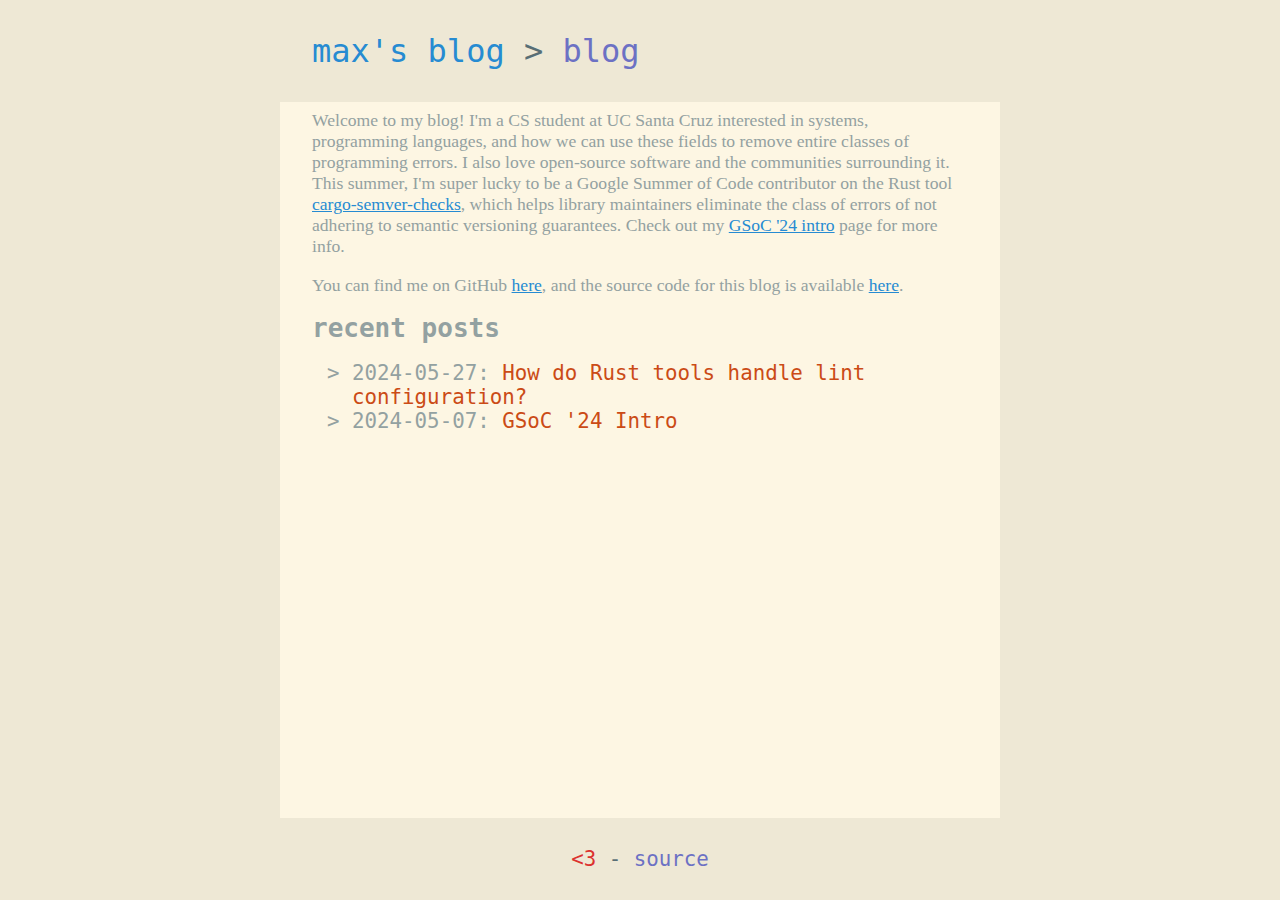
<file: index.html>
<!DOCTYPE html>
<html lang="en">
	<head>
		<meta charset="utf-8" />
		<title>
blog
  | max's blog</title>
		<link rel="stylesheet" href="/base.css" />
	</head>
	<body class="light">
		<div id="content">
			<header>
				<a href="/">max's blog</a>
				
&gt; <a class="title" href="https://blog.mcarr.one/">blog</a>

			</header>
			<article>
				
<div id="page">
	<p>Welcome to my blog! I'm a CS student at UC Santa Cruz interested in systems, programming languages, and how we can use these fields to remove entire classes of programming errors.  I also love open-source software and the communities surrounding it.  This summer, I'm super lucky to be a Google Summer of Code contributor on the Rust tool <a href="https://github.com/obi1kenobi/cargo-semver-checks">cargo-semver-checks</a>, which helps library maintainers eliminate the class of errors of not adhering to semantic versioning guarantees.  Check out my <a href="https://blog.mcarr.one/gsoc-24-intro/">GSoC '24 intro</a> page for more info.</p>
<p>You can find me on GitHub <a href="https://github.com/suaviloquence">here</a>, and the source code for this blog is available <a href="https://github.com/suaviloquence/blog">here</a>.</p>

</div>

<h1>recent posts</h1>
<ul id="pages">
	
	<li class="page"><span class="date">2024-05-27: </span> <a href="https://blog.mcarr.one/rust-lint-config/">How do Rust tools handle lint configuration?</a></li>
	
	<li class="page"><span class="date">2024-05-07: </span> <a href="https://blog.mcarr.one/gsoc-24-intro/">GSoC &#x27;24 Intro</a></li>
	
</ul>

			</article>
			<footer>
				<p>
				<span id="heart">&lt;3</span> - <a href="https://github.com/suaviloquence/blog" target="_blank">source</a>
				</p>
			</footer>
		</div>
	</body>
</html>
</file>
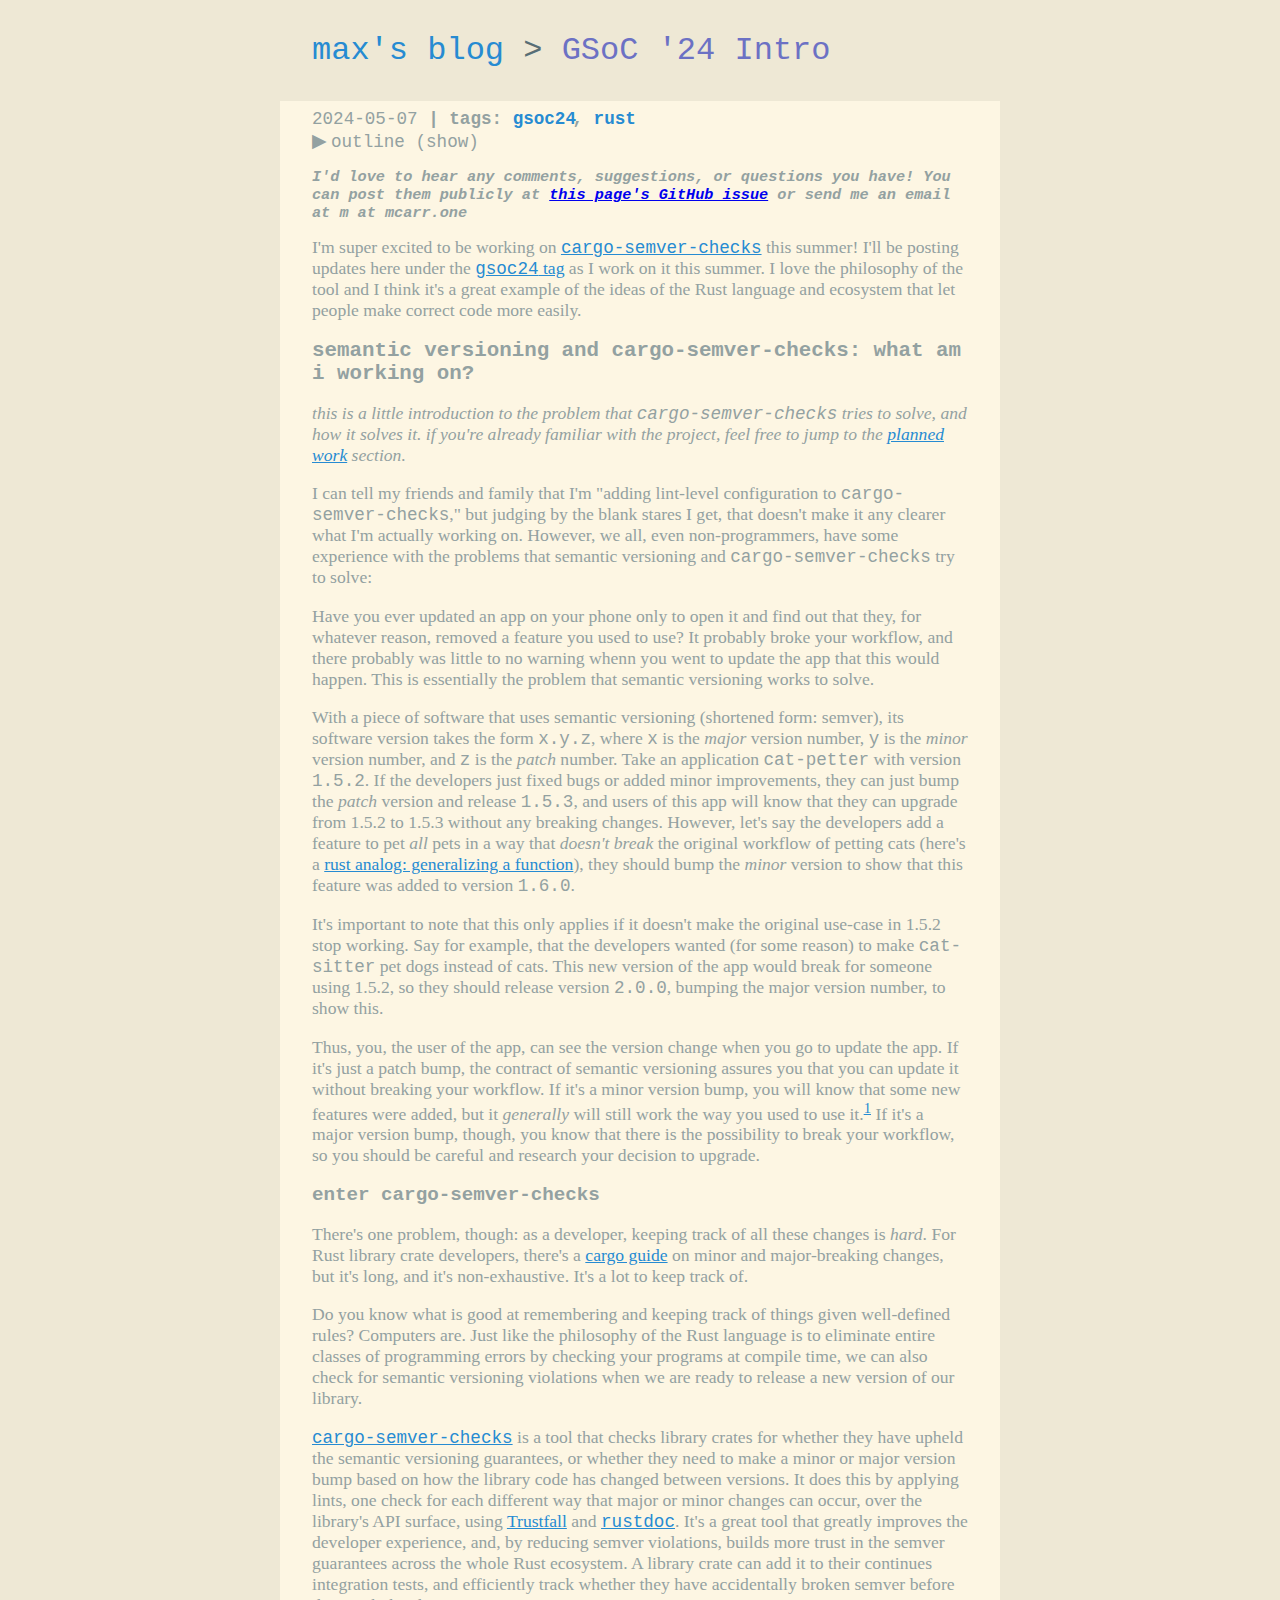
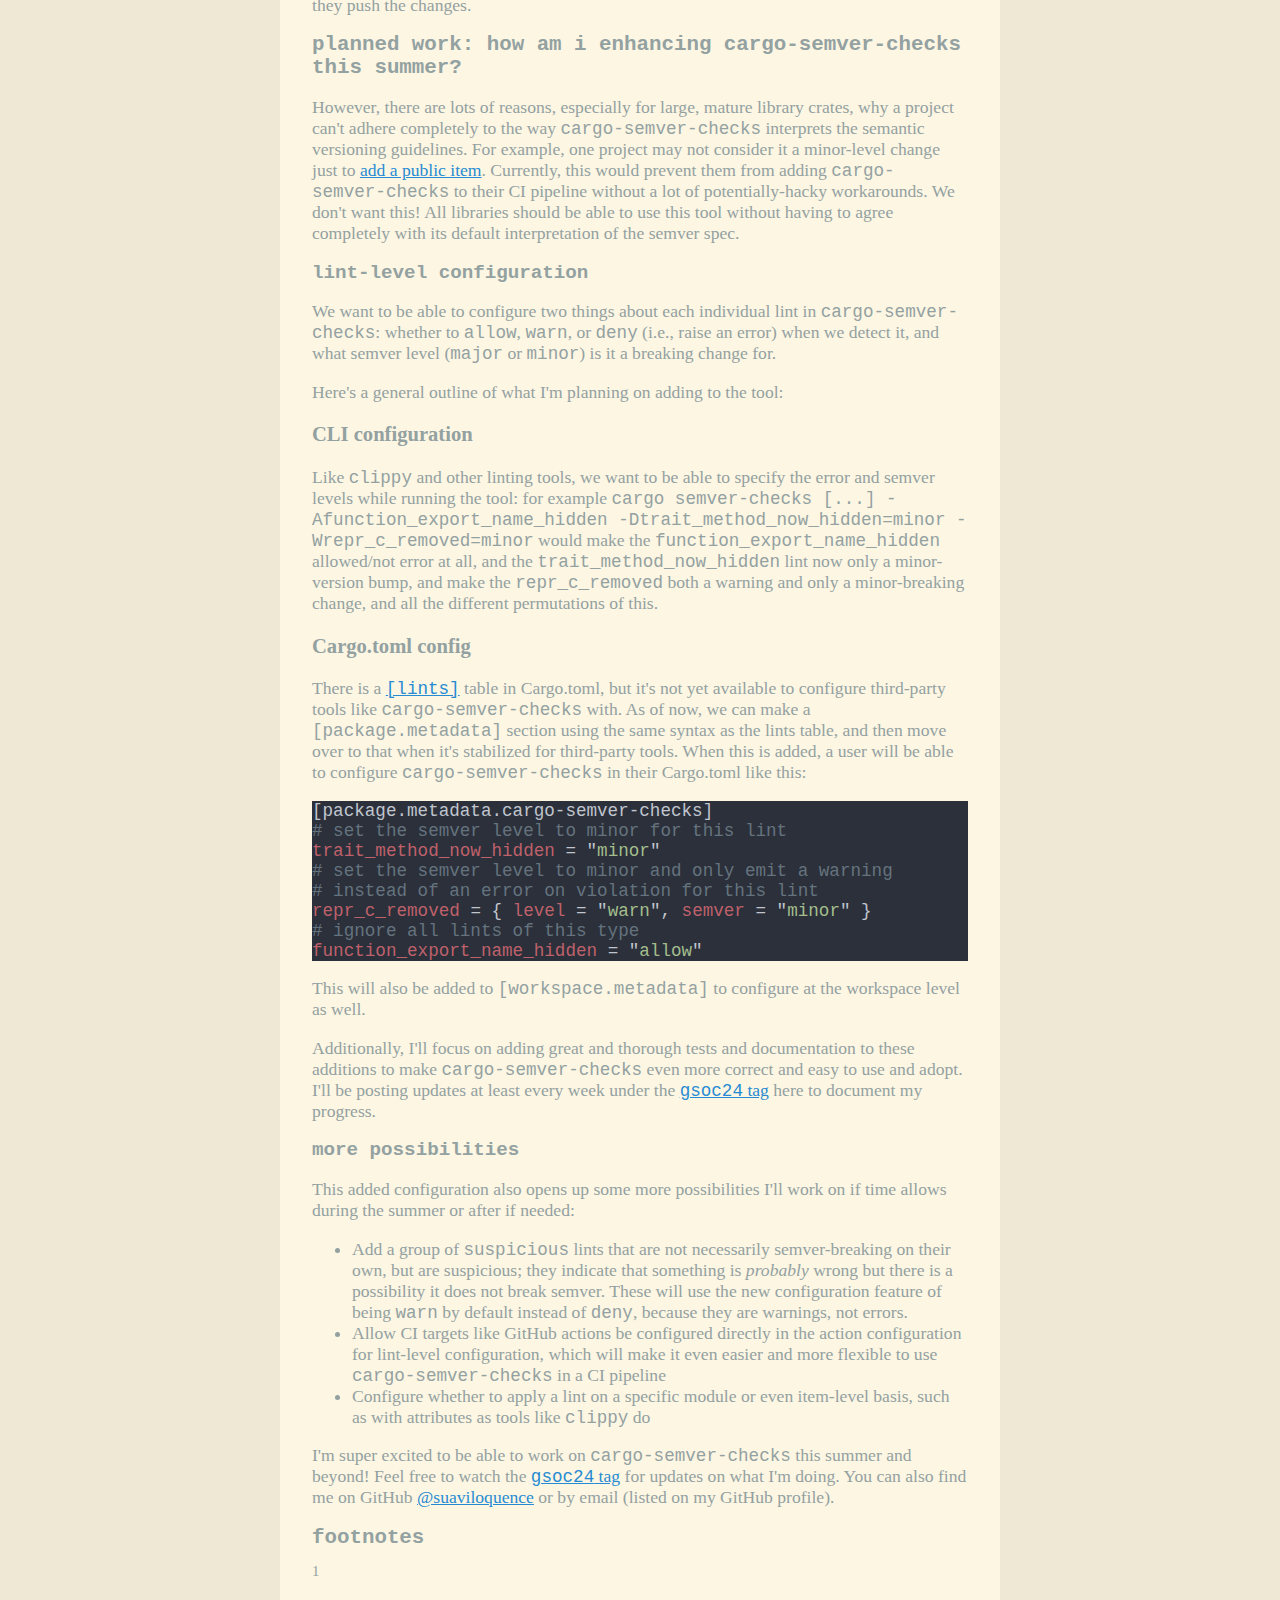
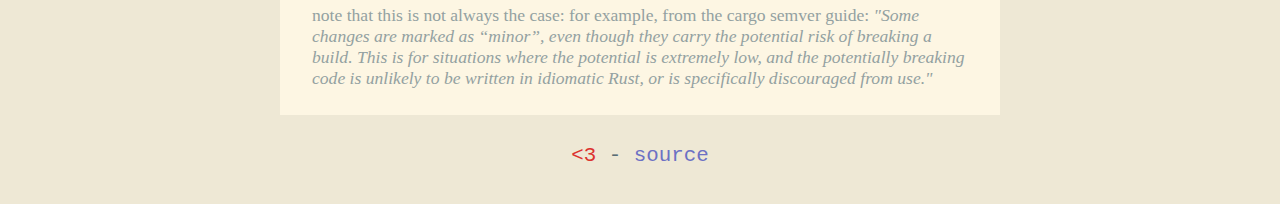
<file: gsoc-24-intro/index.html>
<!DOCTYPE html>
<html lang="en">
	<head>
		<meta charset="utf-8" />
		<title> GSoC &#x27;24 Intro   | max's blog</title>
		<link rel="stylesheet" href="/base.css" />
	</head>
	<body class="light">
		<div id="content">
			<header>
				<a href="/">max's blog</a>
				 &gt;
<a class="title" href="https://blog.mcarr.one/gsoc-24-intro/">GSoC &#x27;24 Intro</a>

			</header>
			<article>
				
<h2 id="subtitle">
    <span class="date">2024-05-07</span>
     | tags:
    <ul id="tags">
        
        <li><a href="/tags/gsoc24">gsoc24</a></li>
        
        <li><a href="/tags/rust">rust</a></li>
        
    </ul>
    
</h2>


<div id="show-toc">
    <input id="show-toc-box" type="checkbox" />
    <label for="show-toc-box">outline</label>
</div>
<div id="toc">
    <ol>
        
        <li>
            <a href="https://blog.mcarr.one/gsoc-24-intro/#semantic-versioning-and-cargo-semver-checks-what-am-i-working-on">semantic versioning and cargo-semver-checks: what am i working on?</a>
            
            <ol>
                
                <li>
                    <a href="https://blog.mcarr.one/gsoc-24-intro/#enter-cargo-semver-checks"
                        >enter cargo-semver-checks</a
                    >
                </li>
                
            </ol>
            
        </li>
        
        <li>
            <a href="https://blog.mcarr.one/gsoc-24-intro/#planned-work">planned work: how am i enhancing cargo-semver-checks this summer?</a>
            
            <ol>
                
                <li>
                    <a href="https://blog.mcarr.one/gsoc-24-intro/#lint-level-configuration"
                        >lint-level configuration</a
                    >
                </li>
                
                <li>
                    <a href="https://blog.mcarr.one/gsoc-24-intro/#more-possibilities"
                        >more possibilities</a
                    >
                </li>
                
            </ol>
            
        </li>
        
        <li>
            <a href="https://blog.mcarr.one/gsoc-24-intro/#footnotes">footnotes</a>
            
        </li>
        
    </ol>
</div>
 
<h3 class="notice">
    I'd love to hear any comments, suggestions, or questions you have! You can
    post them publicly at
    <a
        href="https://github.com/suaviloquence/blog/issues/1"
        target="_blank"
        >this page's GitHub issue</a
    >
    or send me an email at <code>m at mcarr.one</code>
</h3>


<div id="page"><p>I'm super excited to be working on <a href="https://github.com/obi1kenobi/cargo-semver-checks"><code>cargo-semver-checks</code></a> this summer! I'll be posting updates here under the <a href="/tags/gsoc24"><code>gsoc24</code> tag</a> as I work on it this summer. I love the philosophy of the tool and I think it's a great example of the ideas of the Rust language and ecosystem that let people make correct code more easily.</p>
<h1 id="semantic-versioning-and-cargo-semver-checks-what-am-i-working-on">semantic versioning and <code>cargo-semver-checks</code>: what am i working on?</h1>
<p><em>this is a little introduction to the problem that <code>cargo-semver-checks</code> tries to solve, and how it solves it. if you're already familiar with the project, feel free to jump to the <a href="https://blog.mcarr.one/gsoc-24-intro/#planned-work">planned work</a> section.</em></p>
<p>I can tell my friends and family that I'm &quot;adding lint-level configuration to <code>cargo-semver-checks</code>,&quot; but judging by the blank stares I get, that doesn't make it any clearer what I'm actually working on. However, we all, even non-programmers, have some experience with the problems that semantic versioning and <code>cargo-semver-checks</code> try to solve:</p>
<p>Have you ever updated an app on your phone only to open it and find out that they, for whatever reason, removed a feature you used to use? It probably broke your workflow, and there probably was little to no warning whenn you went to update the app that this would happen. This is essentially the problem that semantic versioning works to solve.</p>
<p>With a piece of software that uses semantic versioning (shortened form: semver), its software version takes the form <code>x.y.z</code>, where <code>x</code> is the <em>major</em> version number, <code>y</code> is the <em>minor</em> version number, and <code>z</code> is the <em>patch</em> number. Take an application <code>cat-petter</code> with version <code>1.5.2</code>. If the developers just fixed bugs or added minor improvements, they can just bump the <em>patch</em> version and release <code>1.5.3</code>, and users of this app will know that they can upgrade from 1.5.2 to 1.5.3 without any breaking changes. However, let's say the developers add a feature to pet <em>all</em> pets in a way that <em>doesn't break</em> the original workflow of petting cats (here's a <a href="https://doc.rust-lang.org/cargo/reference/semver.html#fn-generalize-compatible">rust analog: generalizing a function</a>), they should bump the <em>minor</em> version to show that this feature was added to version <code>1.6.0</code>.</p>
<p>It's important to note that this only applies if it doesn't make the original use-case in 1.5.2 stop working. Say for example, that the developers wanted (for some reason) to make <code>cat-sitter</code> pet dogs instead of cats. This new version of the app would break for someone using 1.5.2, so they should release version <code>2.0.0</code>, bumping the major version number, to show this.</p>
<p>Thus, you, the user of the app, can see the version change when you go to update the app. If it's just a patch bump, the contract of semantic versioning assures you that you can update it without breaking your workflow. If it's a minor version bump, you will know that some new features were added, but it <em>generally</em> will still work the way you used to use it.<sup class="footnote-reference"><a href="#1">1</a></sup> If it's a major version bump, though, you know that there is the possibility to break your workflow, so you should be careful and research your decision to upgrade.</p>
<h2 id="enter-cargo-semver-checks">enter <code>cargo-semver-checks</code></h2>
<p>There's one problem, though: as a developer, keeping track of all these changes is <em>hard</em>. For Rust library crate developers, there's a <a href="https://doc.rust-lang.org/cargo/reference/semver.html">cargo guide</a> on minor and major-breaking changes, but it's long, and it's non-exhaustive. It's a lot to keep track of.</p>
<p>Do you know what is good at remembering and keeping track of things given well-defined rules? Computers are. Just like the philosophy of the Rust language is to eliminate entire classes of programming errors by checking your programs at compile time, we can also check for semantic versioning violations when we are ready to release a new version of our library.</p>
<p><a href="https://github.com/obi1kenobi/cargo-semver-checks"><code>cargo-semver-checks</code></a> is a tool that checks library crates for whether they have upheld the semantic versioning guarantees, or whether they need to make a minor or major version bump based on how the library code has changed between versions. It does this by applying lints, one check for each different way that major or minor changes can occur, over the library's API surface, using <a href="https://github.com/obi1kenobi/trustfall">Trustfall</a> and <a href="https://doc.rust-lang.org/rustdoc/index.html"><code>rustdoc</code></a>.
It's a great tool that greatly improves the developer experience, and, by reducing semver violations, builds more trust in the semver guarantees across the whole Rust ecosystem. A library crate can add it to their continues integration tests, and efficiently track whether they have accidentally broken semver before they push the changes.</p>
<h1 id="planned-work">planned work: how am i enhancing <code>cargo-semver-checks</code> this summer?</h1>
<p>However, there are lots of reasons, especially for large, mature library crates, why a project can't adhere completely to the way <code>cargo-semver-checks</code> interprets the semantic versioning guidelines. For example, one project may not consider it a minor-level change just to <a href="https://doc.rust-lang.org/cargo/reference/semver.html#item-new">add a public item</a>. Currently, this would prevent them from adding <code>cargo-semver-checks</code> to their CI pipeline without a lot of potentially-hacky workarounds. We don't want this! All libraries should be able to use this tool without having to agree completely with its default interpretation of the semver spec.</p>
<h2 id="lint-level-configuration">lint-level configuration</h2>
<p>We want to be able to configure two things about each individual lint in <code>cargo-semver-checks</code>: whether to <code>allow</code>, <code>warn</code>, or <code>deny</code> (i.e., raise an error) when we detect it, and what semver level (<code>major</code> or <code>minor</code>) is it a breaking change for.</p>
<p>Here's a general outline of what I'm planning on adding to the tool:</p>
<h3 id="cli-configuration">CLI configuration</h3>
<p>Like <code>clippy</code> and other linting tools, we want to be able to specify the error and semver levels while running the tool: for example <code>cargo semver-checks [...] -Afunction_export_name_hidden -Dtrait_method_now_hidden=minor -Wrepr_c_removed=minor</code> would make the <code>function_export_name_hidden</code> allowed/not error at all, and the <code>trait_method_now_hidden</code> lint now only a minor-version bump, and make the <code>repr_c_removed</code> both a warning and only a minor-breaking change, and all the different permutations of this.</p>
<h3 id="cargo-toml-config">Cargo.toml config</h3>
<p>There is a <a href="https://doc.rust-lang.org/cargo/reference/manifest.html#the-lints-section"><code>[lints]</code></a> table in Cargo.toml, but it's not yet available to configure third-party tools like <code>cargo-semver-checks</code> with. As of now, we can make a <code>[package.metadata]</code> section using the same syntax as the lints table, and then move over to that when it's stabilized for third-party tools. When this is added, a user will be able to configure <code>cargo-semver-checks</code> in their Cargo.toml like this:</p>
<pre data-lang="toml" style="background-color:#2b303b;color:#c0c5ce;" class="language-toml "><code class="language-toml" data-lang="toml"><span>[package.metadata.cargo-semver-checks]
</span><span style="color:#65737e;"># set the semver level to minor for this lint
</span><span style="color:#bf616a;">trait_method_now_hidden </span><span>= &quot;</span><span style="color:#a3be8c;">minor</span><span>&quot;
</span><span style="color:#65737e;"># set the semver level to minor and only emit a warning
</span><span style="color:#65737e;"># instead of an error on violation for this lint
</span><span style="color:#bf616a;">repr_c_removed </span><span>= { </span><span style="color:#bf616a;">level </span><span>= &quot;</span><span style="color:#a3be8c;">warn</span><span>&quot;, </span><span style="color:#bf616a;">semver </span><span>= &quot;</span><span style="color:#a3be8c;">minor</span><span>&quot; }
</span><span style="color:#65737e;"># ignore all lints of this type
</span><span style="color:#bf616a;">function_export_name_hidden </span><span>= &quot;</span><span style="color:#a3be8c;">allow</span><span>&quot;
</span></code></pre>
<p>This will also be added to <code>[workspace.metadata]</code> to configure at the workspace level as well.</p>
<p>Additionally, I'll focus on adding great and thorough tests and documentation to these additions to make <code>cargo-semver-checks</code> even more correct and easy to use and adopt. I'll be posting updates at least every week under the <a href="/tags/gsoc24"><code>gsoc24</code> tag</a> here to document my progress.</p>
<h2 id="more-possibilities">more possibilities</h2>
<p>This added configuration also opens up some more possibilities I'll work on if time allows during the summer or after if needed:</p>
<ul>
<li>Add a group of <code>suspicious</code> lints that are not necessarily semver-breaking on their own, but are suspicious; they indicate that something is <em>probably</em> wrong but there is a possibility it does not break semver. These will use the new configuration feature of being <code>warn</code> by default instead of <code>deny</code>, because they are warnings, not errors.</li>
<li>Allow CI targets like GitHub actions be configured directly in the action configuration for lint-level configuration, which will make it even easier and more flexible to use <code>cargo-semver-checks</code> in a CI pipeline</li>
<li>Configure whether to apply a lint on a specific module or even item-level basis, such as with attributes as tools like <code>clippy</code> do</li>
</ul>
<p>I'm super excited to be able to work on <code>cargo-semver-checks</code> this summer and beyond! Feel free to watch the <a href="/tags/gsoc24"><code>gsoc24</code> tag</a> for updates on what I'm doing. You can also find me on GitHub <a href="https://github.com/suaviloquence">@suaviloquence</a> or by email (listed on my GitHub profile).</p>
<h1 id="footnotes">footnotes</h1>
<div class="footnote-definition" id="1"><sup class="footnote-definition-label">1</sup>
<p>note that this is not always the case: for example, from the cargo semver guide: <em>&quot;Some changes are marked as “minor”, even though they carry the potential risk of breaking a build. This is for situations where the potential is extremely low, and the potentially breaking code is unlikely to be written in idiomatic Rust, or is specifically discouraged from use.&quot;</em></p>
</div>
</div>

			</article>
			<footer>
				<p>
				<span id="heart">&lt;3</span> - <a href="https://github.com/suaviloquence/blog" target="_blank">source</a>
				</p>
			</footer>
		</div>
	</body>
</html>
</file>
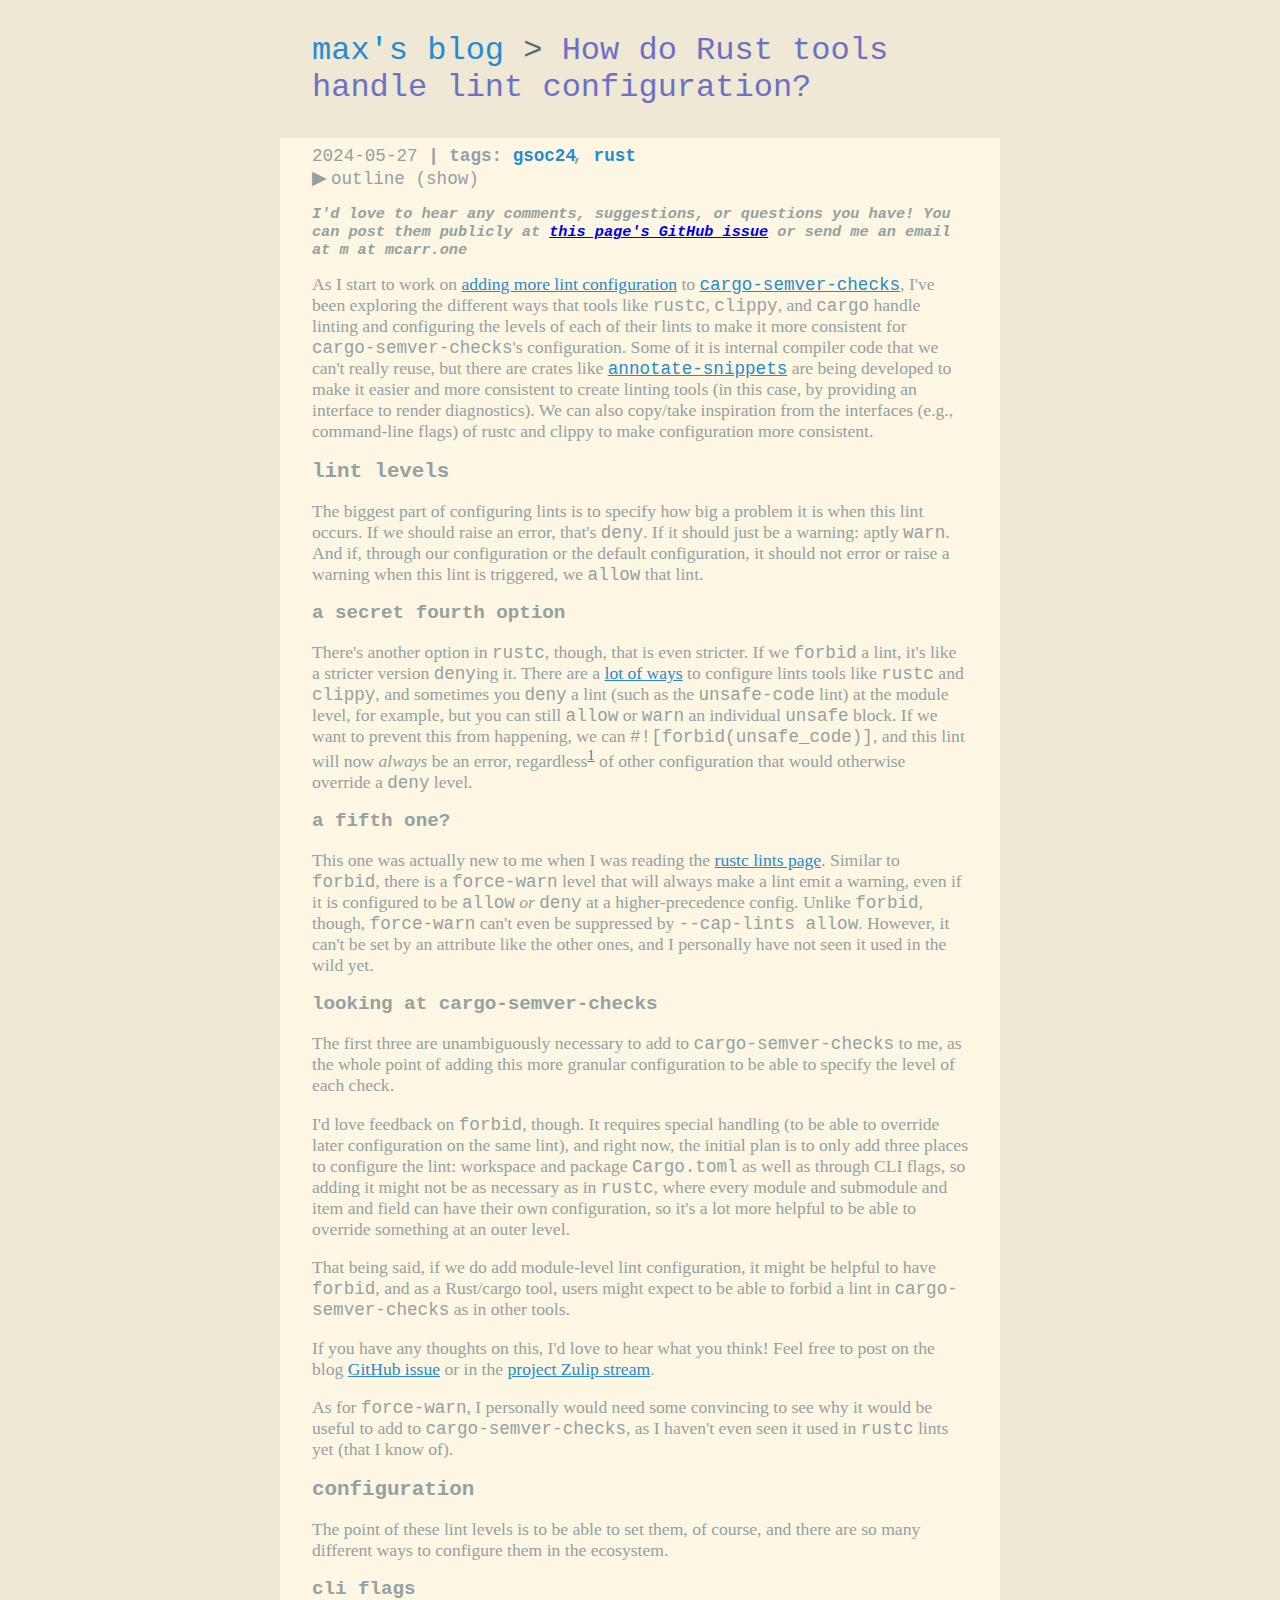
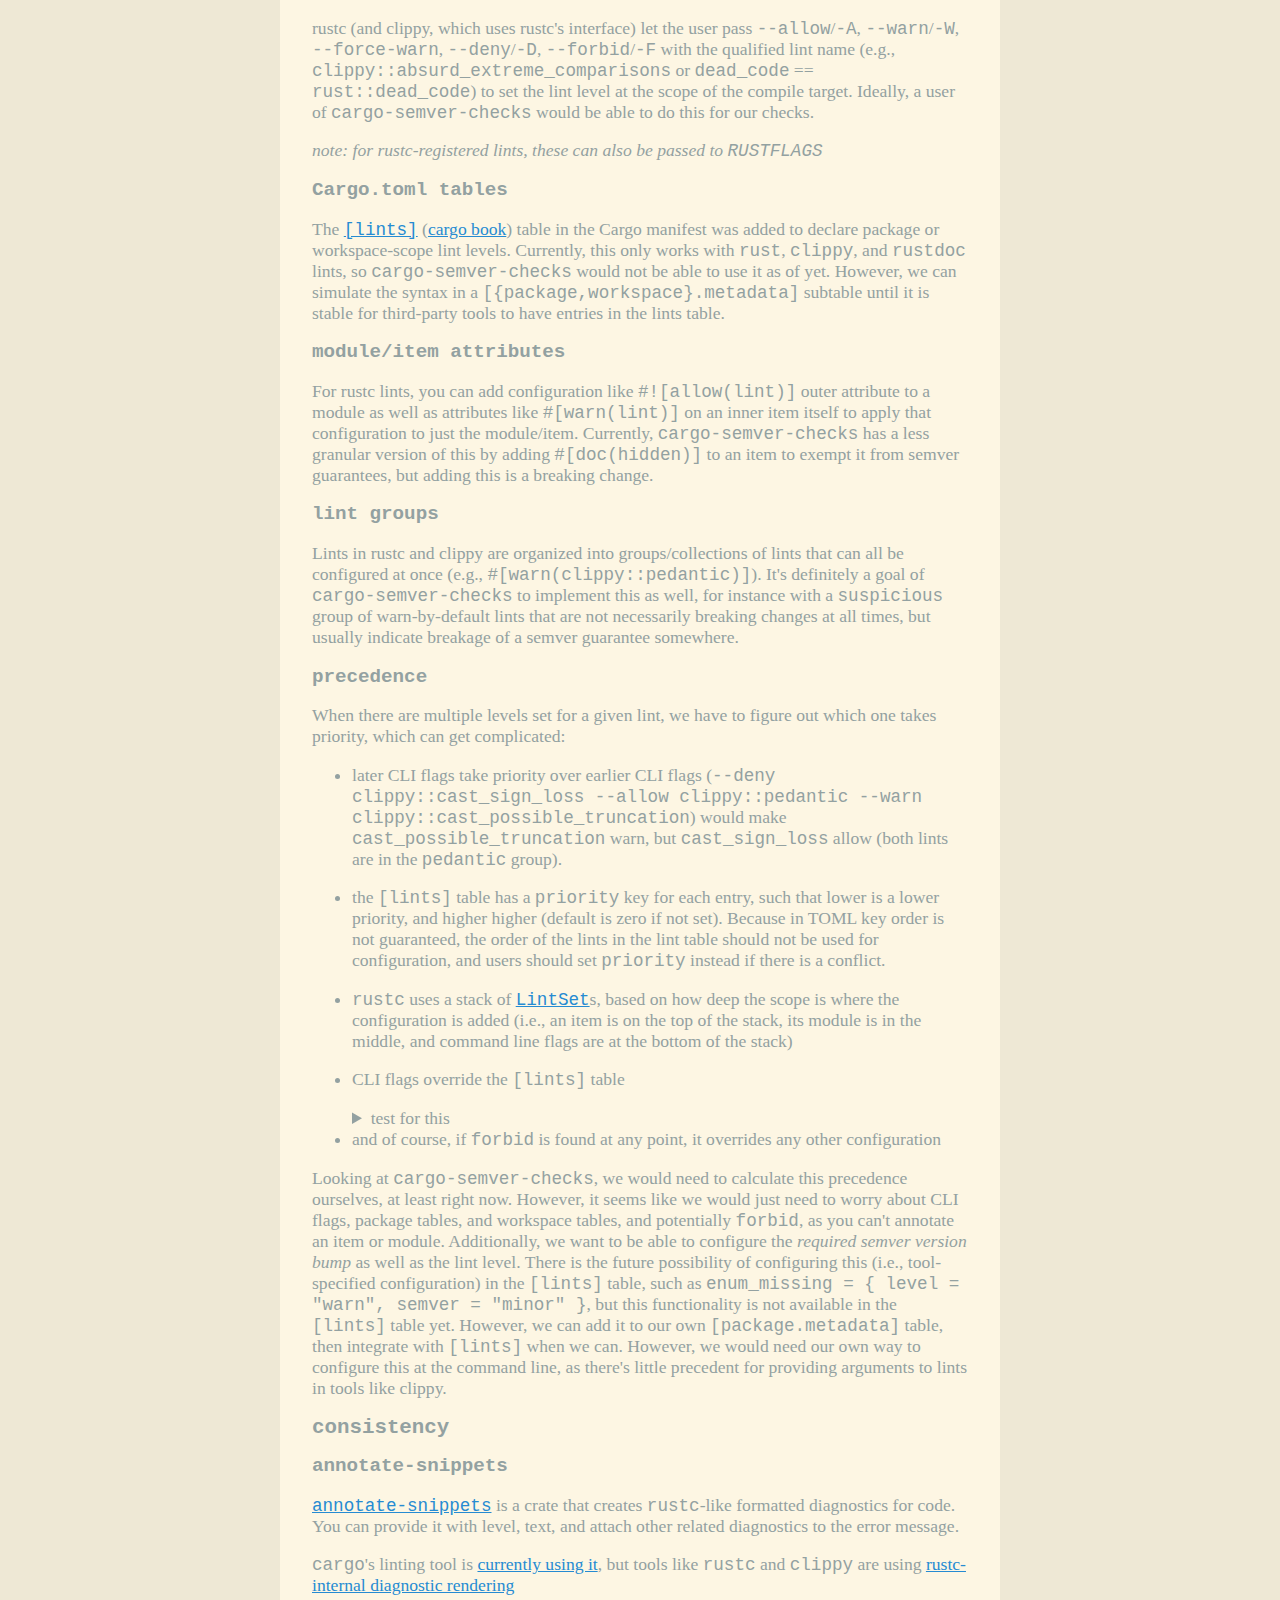
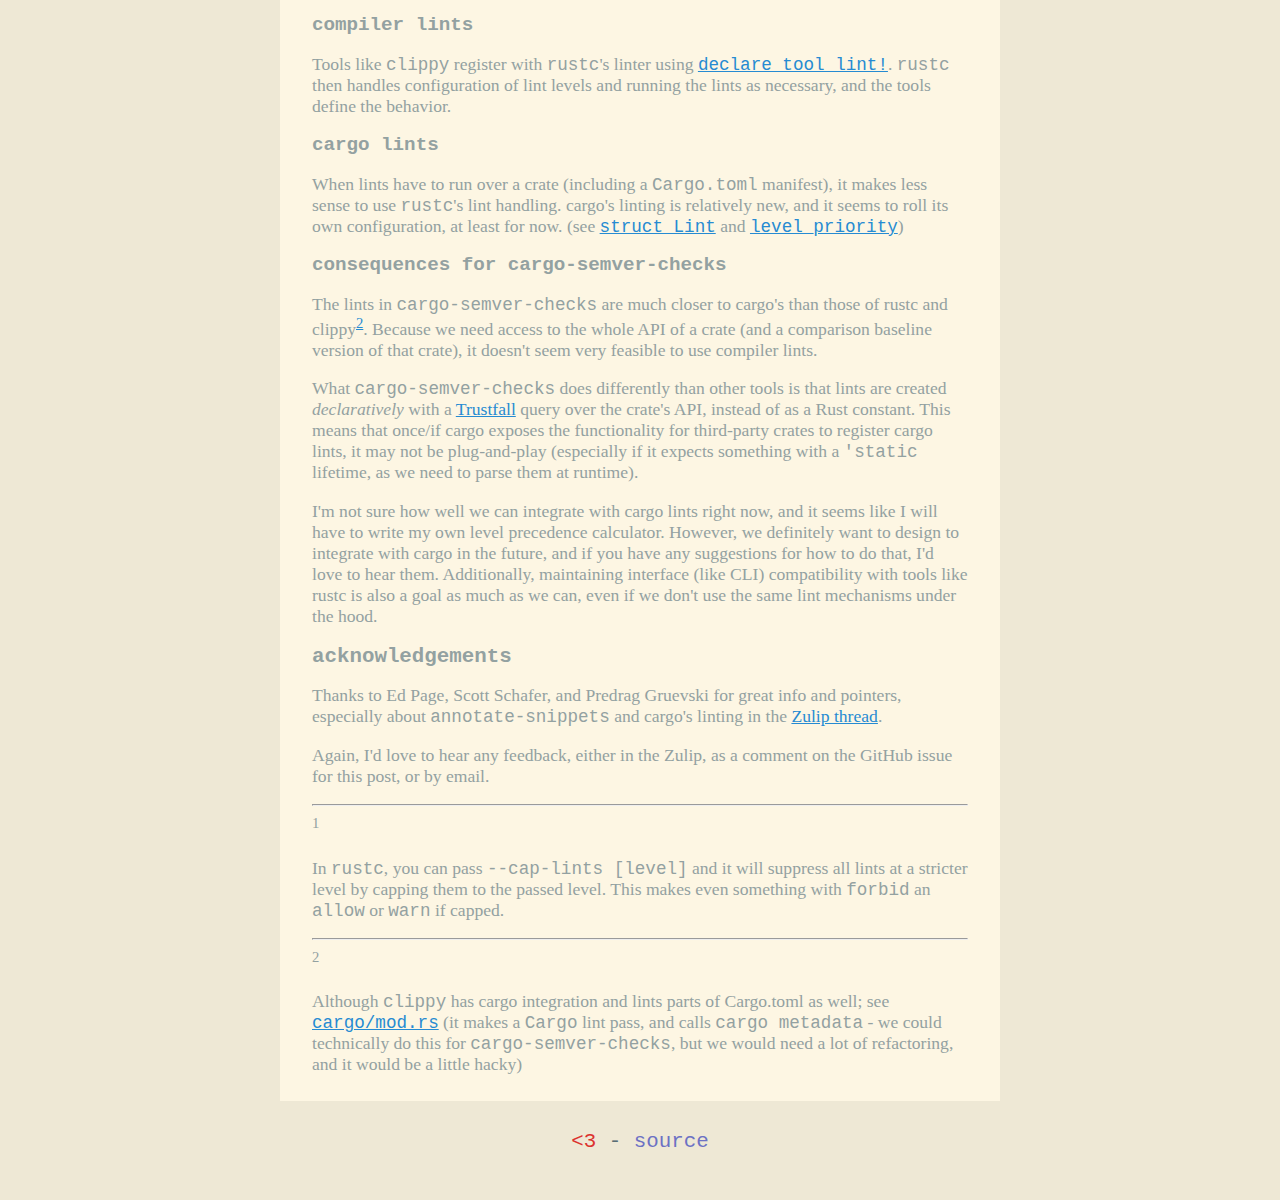
<file: rust-lint-config/index.html>
<!DOCTYPE html>
<html lang="en">
	<head>
		<meta charset="utf-8" />
		<title> How do Rust tools handle lint configuration?   | max's blog</title>
		<link rel="stylesheet" href="/base.css" />
	</head>
	<body class="light">
		<div id="content">
			<header>
				<a href="/">max's blog</a>
				 &gt;
<a class="title" href="https://blog.mcarr.one/rust-lint-config/">How do Rust tools handle lint configuration?</a>

			</header>
			<article>
				
<h2 id="subtitle">
    <span class="date">2024-05-27</span>
     | tags:
    <ul id="tags">
        
        <li><a href="/tags/gsoc24">gsoc24</a></li>
        
        <li><a href="/tags/rust">rust</a></li>
        
    </ul>
    
</h2>


<div id="show-toc">
    <input id="show-toc-box" type="checkbox" />
    <label for="show-toc-box">outline</label>
</div>
<div id="toc">
    <ol>
        
        <li>
            <a href="https://blog.mcarr.one/rust-lint-config/#lint-levels">lint levels</a>
            
            <ol>
                
                <li>
                    <a href="https://blog.mcarr.one/rust-lint-config/#a-secret-fourth-option"
                        >a secret fourth option</a
                    >
                </li>
                
                <li>
                    <a href="https://blog.mcarr.one/rust-lint-config/#a-fifth-one"
                        >a fifth one?</a
                    >
                </li>
                
                <li>
                    <a href="https://blog.mcarr.one/rust-lint-config/#looking-at-cargo-semver-checks"
                        >looking at cargo-semver-checks</a
                    >
                </li>
                
            </ol>
            
        </li>
        
        <li>
            <a href="https://blog.mcarr.one/rust-lint-config/#configuration">configuration</a>
            
            <ol>
                
                <li>
                    <a href="https://blog.mcarr.one/rust-lint-config/#cli-flags"
                        >cli flags</a
                    >
                </li>
                
                <li>
                    <a href="https://blog.mcarr.one/rust-lint-config/#cargo-toml-tables"
                        >Cargo.toml tables</a
                    >
                </li>
                
                <li>
                    <a href="https://blog.mcarr.one/rust-lint-config/#module-item-attributes"
                        >module&#x2F;item attributes</a
                    >
                </li>
                
                <li>
                    <a href="https://blog.mcarr.one/rust-lint-config/#lint-groups"
                        >lint groups</a
                    >
                </li>
                
                <li>
                    <a href="https://blog.mcarr.one/rust-lint-config/#precedence"
                        >precedence</a
                    >
                </li>
                
            </ol>
            
        </li>
        
        <li>
            <a href="https://blog.mcarr.one/rust-lint-config/#consistency">consistency</a>
            
            <ol>
                
                <li>
                    <a href="https://blog.mcarr.one/rust-lint-config/#annotate-snippets"
                        >annotate-snippets</a
                    >
                </li>
                
                <li>
                    <a href="https://blog.mcarr.one/rust-lint-config/#compiler-lints"
                        >compiler lints</a
                    >
                </li>
                
                <li>
                    <a href="https://blog.mcarr.one/rust-lint-config/#cargo-lints"
                        >cargo lints</a
                    >
                </li>
                
                <li>
                    <a href="https://blog.mcarr.one/rust-lint-config/#consequences-for-cargo-semver-checks"
                        >consequences for cargo-semver-checks</a
                    >
                </li>
                
            </ol>
            
        </li>
        
        <li>
            <a href="https://blog.mcarr.one/rust-lint-config/#acknowledgements">acknowledgements</a>
            
        </li>
        
    </ol>
</div>
 
<h3 class="notice">
    I'd love to hear any comments, suggestions, or questions you have! You can
    post them publicly at
    <a
        href="https://github.com/suaviloquence/blog/issues/3"
        target="_blank"
        >this page's GitHub issue</a
    >
    or send me an email at <code>m at mcarr.one</code>
</h3>


<div id="page"><p>As I start to work on <a href="https://blog.mcarr.one/gsoc-24-intro/">adding more lint configuration</a> to <a href="https://github.com/obi1kenobi/cargo-semver-checks"><code>cargo-semver-checks</code></a>, I've been exploring the different ways that tools like <code>rustc</code>, <code>clippy</code>, and <code>cargo</code> handle linting and configuring the levels of each of their lints to make it more consistent for <code>cargo-semver-checks</code>'s configuration.
Some of it is internal compiler code that we can't really reuse, but there are crates like <a href="https://crates.io/crates/annotate_snippets"><code>annotate-snippets</code></a> are being developed to make it easier and more consistent to create linting tools (in this case, by providing an interface to render diagnostics).
We can also copy/take inspiration from the interfaces (e.g., command-line flags) of rustc and clippy to make configuration more consistent.</p>
<h1 id="lint-levels">lint levels</h1>
<p>The biggest part of configuring lints is to specify how big a problem it is when this lint occurs. If we should raise an error, that's <code>deny</code>. If it should just be a warning: aptly <code>warn</code>. And if, through our configuration or the default configuration, it should not error or raise a warning when this lint is triggered, we <code>allow</code> that lint.</p>
<h2 id="a-secret-fourth-option">a secret fourth option</h2>
<p>There's another option in <code>rustc</code>, though, that is even stricter. If we <code>forbid</code> a lint, it's like a stricter version <code>deny</code>ing it. There are a <a href="https://blog.mcarr.one/rust-lint-config/#configuration">lot of ways</a> to configure lints tools like <code>rustc</code> and <code>clippy</code>, and sometimes you <code>deny</code> a lint (such as the <code>unsafe-code</code> lint) at the module level, for example, but you can still <code>allow</code> or <code>warn</code> an individual <code>unsafe</code> block. If we want to prevent this from happening, we can <code>#![forbid(unsafe_code)]</code>, and this lint will now <em>always</em> be an error, regardless<sup class="footnote-reference"><a href="#forbid">1</a></sup> of other configuration that would otherwise override a <code>deny</code> level.</p>
<h2 id="a-fifth-one">a fifth one?</h2>
<p>This one was actually new to me when I was reading the <a href="https://doc.rust-lang.org/rustc/lints/levels.html">rustc lints page</a>. Similar to <code>forbid</code>, there is a <code>force-warn</code> level that will always make a lint emit a warning, even if it is configured to be <code>allow</code> <em>or</em> <code>deny</code> at a higher-precedence config. Unlike <code>forbid</code>, though, <code>force-warn</code> can't even be suppressed by <code>--cap-lints allow</code>. However, it can't be set by an attribute like the other ones, and I personally have not seen it used in the wild yet.</p>
<h2 id="looking-at-cargo-semver-checks">looking at <code>cargo-semver-checks</code></h2>
<p>The first three are unambiguously necessary to add to <code>cargo-semver-checks</code> to me, as the whole point of adding this more granular configuration to be able to specify the level of each check.</p>
<p>I'd love feedback on <code>forbid</code>, though. It requires special handling (to be able to override later configuration on the same lint), and right now, the initial plan is to only add three places to configure the lint: workspace and package <code>Cargo.toml</code> as well as through CLI flags, so adding it might not be as necessary as in <code>rustc</code>, where every module and submodule and item and field can have their own configuration, so it's a lot more helpful to be able to override something at an outer level.</p>
<p>That being said, if we do add module-level lint configuration, it might be helpful to have <code>forbid</code>, and as a Rust/cargo tool, users might expect to be able to forbid a lint in <code>cargo-semver-checks</code> as in other tools.</p>
<p>If you have any thoughts on this, I'd love to hear what you think! Feel free to post on the blog <a href="https://github.com/suaviloquence/blog/issues/3">GitHub issue</a> or in the <a href="https://rust-lang.zulipchat.com/#narrow/stream/421156-gsoc/topic/Project.3A.20Adding.20lint.20configuration.20to.20cargo-semver-checks">project Zulip stream</a>.</p>
<p>As for <code>force-warn</code>, I personally would need some convincing to see why it would be useful to add to <code>cargo-semver-checks</code>, as I haven't even seen it used in <code>rustc</code> lints yet (that I know of).</p>
<h1 id="configuration">configuration</h1>
<p>The point of these lint levels is to be able to set them, of course, and there are so many different ways to configure them in the ecosystem.</p>
<h2 id="cli-flags">cli flags</h2>
<p>rustc (and clippy, which uses rustc's interface) let the user pass <code>--allow</code>/<code>-A</code>, <code>--warn</code>/<code>-W</code>, <code>--force-warn</code>, <code>--deny</code>/<code>-D</code>, <code>--forbid</code>/<code>-F</code> with the qualified lint name (e.g., <code>clippy::absurd_extreme_comparisons</code> or <code>dead_code</code> == <code>rust::dead_code</code>) to set the lint level at the scope of the compile target. Ideally, a user of <code>cargo-semver-checks</code> would be able to do this for our checks.</p>
<p><em>note: for rustc-registered lints, these can also be passed to <code>RUSTFLAGS</code></em></p>
<h2 id="cargo-toml-tables">Cargo.toml tables</h2>
<p>The <a href="https://rust-lang.github.io/rfcs/3389-manifest-lint.html"><code>[lints]</code></a> (<a href="https://doc.rust-lang.org/nightly/cargo/reference/manifest.html#the-lints-section">cargo book</a>) table in the Cargo manifest was added to declare package or workspace-scope lint levels. Currently, this only works with <code>rust</code>, <code>clippy</code>, and <code>rustdoc</code> lints, so <code>cargo-semver-checks</code> would not be able to use it as of yet. However, we can simulate the syntax in a <code>[{package,workspace}.metadata]</code> subtable until it is stable for third-party tools to have entries in the lints table.</p>
<h2 id="module-item-attributes">module/item attributes</h2>
<p>For rustc lints, you can add configuration like <code>#![allow(lint)]</code> outer attribute to a module as well as attributes like <code>#[warn(lint)]</code> on an inner item itself to apply that configuration to just the module/item. Currently, <code>cargo-semver-checks</code> has a less granular version of this by adding <code>#[doc(hidden)]</code> to an item to exempt it from semver guarantees, but adding this is a breaking change.</p>
<h2 id="lint-groups">lint groups</h2>
<p>Lints in rustc and clippy are organized into groups/collections of lints that can all be configured at once (e.g., <code>#[warn(clippy::pedantic)]</code>). It's definitely a goal of <code>cargo-semver-checks</code> to implement this as well, for instance with a <code>suspicious</code> group of warn-by-default lints that are not necessarily breaking changes at all times, but usually indicate breakage of a semver guarantee somewhere.</p>
<h2 id="precedence">precedence</h2>
<p>When there are multiple levels set for a given lint, we have to figure out which one takes priority, which can get complicated:</p>
<ul>
<li>
<p>later CLI flags take priority over earlier CLI flags (<code>--deny clippy::cast_sign_loss --allow clippy::pedantic --warn clippy::cast_possible_truncation</code>) would make <code>cast_possible_truncation</code> warn, but <code>cast_sign_loss</code> allow (both lints are in the <code>pedantic</code> group).</p>
</li>
<li>
<p>the <code>[lints]</code> table has a <code>priority</code> key for each entry, such that lower is a lower priority, and higher higher (default is zero if not set). Because in TOML key order is not guaranteed, the order of the lints in the lint table should not be used for configuration, and users should set <code>priority</code> instead if there is a conflict.</p>
</li>
<li>
<p><code>rustc</code> uses a stack of <a href="https://github.com/rust-lang/rust/blob/f00b02e6bbe63707503f058fb87cc3e2b25991ac/compiler/rustc_lint/src/levels.rs#L75"><code>LintSet</code></a>s, based on how deep the scope is where the configuration is added (i.e., an item is on the top of the stack, its module is in the middle, and command line flags are at the bottom of the stack)</p>
</li>
<li>
<p>CLI flags override the <code>[lints]</code> table</p>
<details>
<summary>test for this</summary>
<p>Cargo.toml:</p>
<pre data-lang="toml" style="background-color:#2b303b;color:#c0c5ce;" class="language-toml "><code class="language-toml" data-lang="toml"><span style="color:#65737e;"># ...
</span><span>[lints]
</span><span style="color:#bf616a;">unused_variables </span><span>= &quot;</span><span style="color:#a3be8c;">deny</span><span>&quot;
</span></code></pre>
<p>main.rs:</p>
<pre data-lang="rust" style="background-color:#2b303b;color:#c0c5ce;" class="language-rust "><code class="language-rust" data-lang="rust"><span style="color:#b48ead;">fn </span><span style="color:#8fa1b3;">main</span><span>() {
</span><span>    </span><span style="color:#b48ead;">unsafe </span><span>{};
</span><span>}
</span></code></pre>
<p><code>$ cargo clippy</code>:</p>
<pre style="background-color:#2b303b;color:#c0c5ce;"><code><span>cargo clippy
</span><span>    Checking tst v0.1.0 (/tmp/tst)
</span><span>error: unused variable: `a`
</span><span> --&gt; src/main.rs:2:9
</span><span>  |
</span><span>2 |     let a = 0;
</span><span>  |         ^ help: if this is intentional, prefix it with an underscore: `_a`
</span><span>  |
</span><span>  = note: requested on the command line with `-D unused-variables`
</span><span>
</span><span>error: could not compile `tst` (bin &quot;tst&quot;) due to 1 previous error
</span></code></pre>
<p><code>$ cargo clippy -- -Aunused_variables</code></p>
<pre style="background-color:#2b303b;color:#c0c5ce;"><code><span>Checking tst v0.1.0 (/tmp/tst)
</span><span>Finished `dev` profile [unoptimized + debuginfo] target(s) in 0.05s
</span></code></pre>
</details>
</li>
<li>
<p>and of course, if <code>forbid</code> is found at any point, it overrides any other configuration</p>
</li>
</ul>
<p>Looking at <code>cargo-semver-checks</code>, we would need to calculate this precedence ourselves, at least right now. However, it seems like we would just need to worry about CLI flags, package tables, and workspace tables, and potentially <code>forbid</code>, as you can't annotate an item or module. Additionally, we want to be able to configure the <em>required semver version bump</em> as well as the lint level. There is the future possibility of configuring this (i.e., tool-specified configuration) in the <code>[lints]</code> table, such as <code>enum_missing = { level = &quot;warn&quot;, semver = &quot;minor&quot; }</code>, but this functionality is not available in the <code>[lints]</code> table yet. However, we can add it to our own <code>[package.metadata]</code> table, then integrate with <code>[lints]</code> when we can. However, we would need our own way to configure this at the command line, as there's little precedent for providing arguments to lints in tools like clippy.</p>
<h1 id="consistency">consistency</h1>
<h2 id="annotate-snippets">annotate-snippets</h2>
<p><a href="https://crates.io/crates/annotate_snippets"><code>annotate-snippets</code></a> is a crate that creates <code>rustc</code>-like formatted diagnostics for code. You can provide it with level, text, and attach other related diagnostics to the error message.</p>
<p><code>cargo</code>'s linting tool is <a href="https://github.com/rust-lang/cargo/blob/95eeafa3ba513a630d32aecf2818734aeb06b540/src/cargo/util/lints.rs#L6">currently using it</a>, but tools like <code>rustc</code> and <code>clippy</code> are using <a href="https://doc.rust-lang.org/nightly/nightly-rustc/rustc_errors/struct.DiagCtxt.html">rustc-internal diagnostic rendering</a></p>
<h2 id="compiler-lints">compiler lints</h2>
<p>Tools like <code>clippy</code> register with <code>rustc</code>'s linter using <a href="https://doc.rust-lang.org/stable/nightly-rustc/rustc_lint_defs/macro.declare_tool_lint.html"><code>declare_tool_lint!</code></a>. <code>rustc</code> then handles configuration of lint levels and running the lints as necessary, and the tools define the behavior.</p>
<h2 id="cargo-lints">cargo lints</h2>
<p>When lints have to run over a crate (including a <code>Cargo.toml</code> manifest), it makes less sense to use <code>rustc</code>'s lint handling. cargo's linting is relatively new, and it seems to roll its own configuration, at least for now. (see <a href="https://github.com/rust-lang/cargo/blob/master/src/cargo/util/lints.rs#L263"><code>struct Lint</code></a> and <a href="https://github.com/rust-lang/cargo/blob/95eeafa3ba513a630d32aecf2818734aeb06b540/src/cargo/util/lints.rs#L386"><code>level_priority</code></a>)</p>
<h2 id="consequences-for-cargo-semver-checks">consequences for <code>cargo-semver-checks</code></h2>
<p>The lints in <code>cargo-semver-checks</code> are much closer to cargo's than those of rustc and clippy<sup class="footnote-reference"><a href="#clippy-cargo">2</a></sup>. Because we need access to the whole API of a crate (and a comparison baseline version of that crate), it doesn't seem very feasible to use compiler lints.</p>
<p>What <code>cargo-semver-checks</code> does differently than other tools is that lints are created <em>declaratively</em> with a <a href="https://github.com/obi1kenobi/trustfall">Trustfall</a> query over the crate's API, instead of as a Rust constant. This means that once/if cargo exposes the functionality for third-party crates to register cargo lints, it may not be plug-and-play (especially if it expects something with a <code>'static</code> lifetime, as we need to parse them at runtime).</p>
<p>I'm not sure how well we can integrate with cargo lints right now, and it seems like I will have to write my own level precedence calculator. However, we definitely want to design to integrate with cargo in the future, and if you have any suggestions for how to do that, I'd love to hear them. Additionally, maintaining interface (like CLI) compatibility with tools like rustc is also a goal as much as we can, even if we don't use the same lint mechanisms under the hood.</p>
<h1 id="acknowledgements">acknowledgements</h1>
<p>Thanks to Ed Page, Scott Schafer, and Predrag Gruevski for great info and pointers, especially about <code>annotate-snippets</code> and cargo's linting in the <a href="https://rust-lang.zulipchat.com/#narrow/stream/421156-gsoc/topic/Project.3A.20Adding.20lint.20configuration.20to.20cargo-semver-checks">Zulip thread</a>.</p>
<p>Again, I'd love to hear any feedback, either in the Zulip, as a comment on the GitHub issue for this post, or by email.</p>
<hr />
<div class="footnote-definition" id="forbid"><sup class="footnote-definition-label">1</sup>
<p>In <code>rustc</code>, you can pass <code>--cap-lints [level]</code> and it will suppress all lints at a stricter level by capping them to the passed level. This makes even something with <code>forbid</code> an <code>allow</code> or <code>warn</code> if capped.</p>
</div>
<hr />
<div class="footnote-definition" id="clippy-cargo"><sup class="footnote-definition-label">2</sup>
<p>Although <code>clippy</code> has cargo integration and lints parts of Cargo.toml as well; see <a href="https://github.com/rust-lang/rust-clippy/blob/76eee82e79e736c4cef6ee9f755f58e752b9f58a/clippy_lints/src/cargo/mod.rs"><code>cargo/mod.rs</code></a> (it makes a <code>Cargo</code> lint pass, and calls <code>cargo metadata</code> - we could technically do this for <code>cargo-semver-checks</code>, but we would need a lot of refactoring, and it would be a little hacky)</p>
</div>
</div>

			</article>
			<footer>
				<p>
				<span id="heart">&lt;3</span> - <a href="https://github.com/suaviloquence/blog" target="_blank">source</a>
				</p>
			</footer>
		</div>
	</body>
</html>
</file>
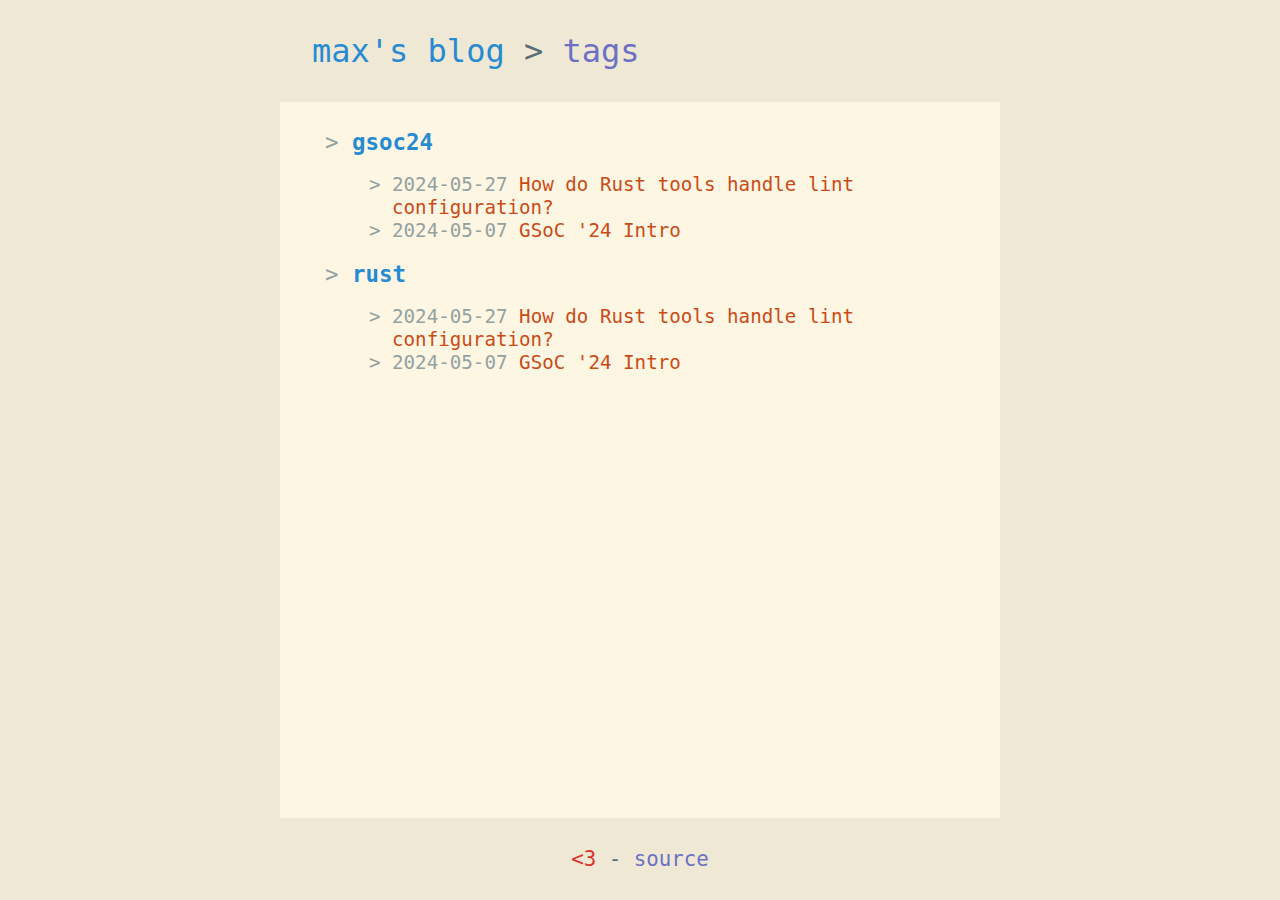
<file: tags/index.html>
<!DOCTYPE html>
<html lang="en">
	<head>
		<meta charset="utf-8" />
		<title>
tags
  | max's blog</title>
		<link rel="stylesheet" href="/base.css" />
	</head>
	<body class="light">
		<div id="content">
			<header>
				<a href="/">max's blog</a>
				
&gt; <a class="title" href="https://blog.mcarr.one/tags/">tags</a>

			</header>
			<article>
				

<ul id="tag-list">

	<li>
		<h2><a href="https://blog.mcarr.one/tags/gsoc24/">gsoc24</a></h2>
		<ul class="pages">
			
			<li>
				<span class="date">2024-05-27</span> <a href="https://blog.mcarr.one/rust-lint-config/">How do Rust tools handle lint configuration?</a>
			</li>
			
			<li>
				<span class="date">2024-05-07</span> <a href="https://blog.mcarr.one/gsoc-24-intro/">GSoC &#x27;24 Intro</a>
			</li>
			
		</ul>
	</li>

	<li>
		<h2><a href="https://blog.mcarr.one/tags/rust/">rust</a></h2>
		<ul class="pages">
			
			<li>
				<span class="date">2024-05-27</span> <a href="https://blog.mcarr.one/rust-lint-config/">How do Rust tools handle lint configuration?</a>
			</li>
			
			<li>
				<span class="date">2024-05-07</span> <a href="https://blog.mcarr.one/gsoc-24-intro/">GSoC &#x27;24 Intro</a>
			</li>
			
		</ul>
	</li>

</ul>



			</article>
			<footer>
				<p>
				<span id="heart">&lt;3</span> - <a href="https://github.com/suaviloquence/blog" target="_blank">source</a>
				</p>
			</footer>
		</div>
	</body>
</html>
</file>
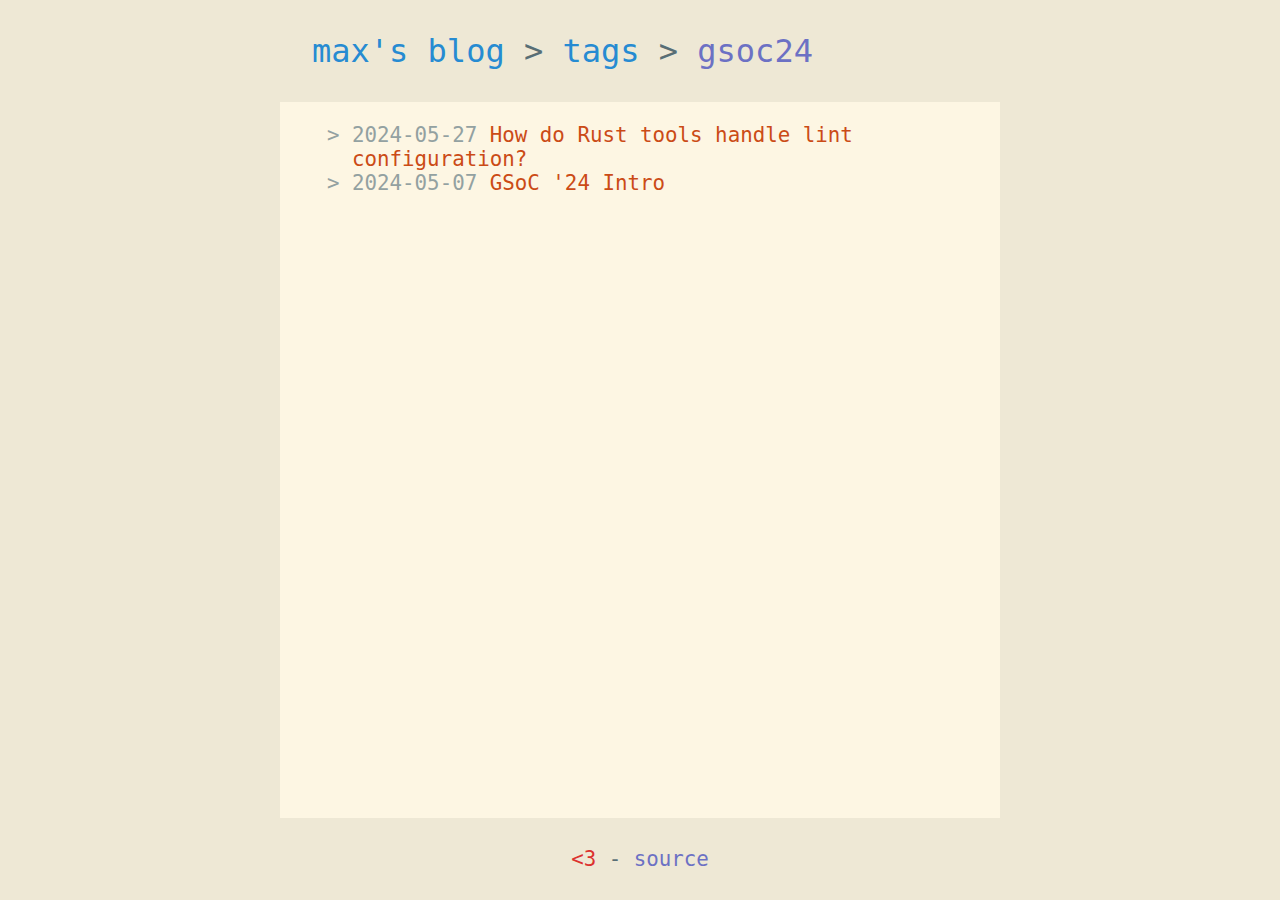
<file: tags/gsoc24/index.html>
<!DOCTYPE html>
<html lang="en">
	<head>
		<meta charset="utf-8" />
		<title>
gsoc24
  | max's blog</title>
		<link rel="stylesheet" href="/base.css" />
	</head>
	<body class="light">
		<div id="content">
			<header>
				<a href="/">max's blog</a>
				
&gt; <a href="/tags">tags</a> &gt; <a class="title" href="https://blog.mcarr.one/tags/gsoc24/">gsoc24</a>

			</header>
			<article>
				
	<ul id="pages">
		
		<li>
			<span class="date">2024-05-27</span> <a href="https://blog.mcarr.one/rust-lint-config/">How do Rust tools handle lint configuration?</a>
		</li>
		
		<li>
			<span class="date">2024-05-07</span> <a href="https://blog.mcarr.one/gsoc-24-intro/">GSoC &#x27;24 Intro</a>
		</li>
		
	</ul>

			</article>
			<footer>
				<p>
				<span id="heart">&lt;3</span> - <a href="https://github.com/suaviloquence/blog" target="_blank">source</a>
				</p>
			</footer>
		</div>
	</body>
</html>
</file>
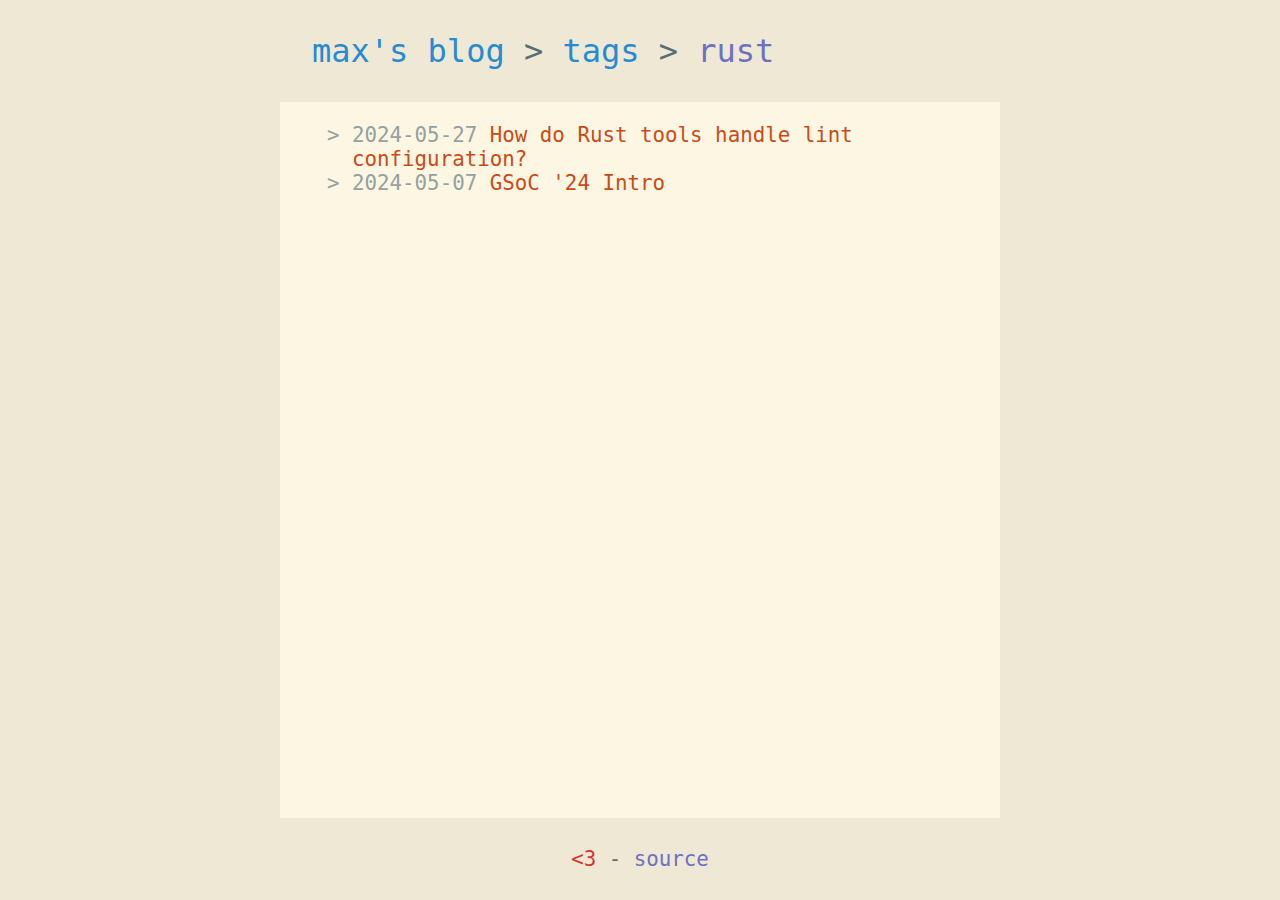
<file: tags/rust/index.html>
<!DOCTYPE html>
<html lang="en">
	<head>
		<meta charset="utf-8" />
		<title>
rust
  | max's blog</title>
		<link rel="stylesheet" href="/base.css" />
	</head>
	<body class="light">
		<div id="content">
			<header>
				<a href="/">max's blog</a>
				
&gt; <a href="/tags">tags</a> &gt; <a class="title" href="https://blog.mcarr.one/tags/rust/">rust</a>

			</header>
			<article>
				
	<ul id="pages">
		
		<li>
			<span class="date">2024-05-27</span> <a href="https://blog.mcarr.one/rust-lint-config/">How do Rust tools handle lint configuration?</a>
		</li>
		
		<li>
			<span class="date">2024-05-07</span> <a href="https://blog.mcarr.one/gsoc-24-intro/">GSoC &#x27;24 Intro</a>
		</li>
		
	</ul>

			</article>
			<footer>
				<p>
				<span id="heart">&lt;3</span> - <a href="https://github.com/suaviloquence/blog" target="_blank">source</a>
				</p>
			</footer>
		</div>
	</body>
</html>
</file>
<file: base.css>
﻿.light{background-color:#eee8d5;margin:0;font-family:monospace;display:flex;align-items:center;justify-content:center}.light #content{display:flex;flex-direction:column;min-height:100vh;width:min(80vh,100vw)}.light header{padding:2rem;background-color:#eee8d5;color:#586e75;font-size:2rem}.light header a,.light header a:visited{color:#268bd2;text-decoration:none}.light header a.title,.light header a.title:visited{color:#6c71c4}.light article{flex-grow:1;background-color:#fdf6e3;color:#93a1a1;padding:.5rem 2rem}.light article #pages li,.light article .pages li{list-style:"> " outside;font-size:1.3rem}.light article #pages li a,.light article .pages li a{text-decoration:none;color:#cb4b16}.light article #subtitle{font-size:1.1rem;padding:0;margin:0}.light article #subtitle .date{font-weight:500}.light article #subtitle #tags{display:inline-flex;gap:1em;margin:0;padding:0}.light article #subtitle #tags li:first-child{list-style:none}.light article #subtitle #tags li{list-style:", "}.light article #subtitle #tags li a{text-decoration:none;color:#268bd2}.light article #page{font:1.1rem serif}.light article #page :first-child{margin-top:0}.light article #page h1{font-size:1.3rem}.light article #page h2{font-size:1.2rem}.light article #page h1,.light article #page h2{font-family:monospace}.light article #page a{color:#268bd2}.light article #page a:visited{color:#6c71c4}.light article #tag-list{list-style:"> "}.light article #tag-list>li{font-size:1.4rem}.light article #tag-list>li h2{font-size:inherit}.light article #tag-list>li h2 a{text-decoration:none;color:#268bd2}.light article #tag-list .pages li{font-size:1.2rem}.light article #show-toc #show-toc-box{display:none}.light article #show-toc #show-toc-box:checked+label::before{content:" ▼"}.light article #show-toc #show-toc-box+label::before{margin-right:.25rem;font-size:1.2rem;content:"▶"}.light article #show-toc #show-toc-box:checked+label::after{content:" (hide)"}.light article #show-toc #show-toc-box+label::after{content:" (show)"}.light article #show-toc label{font-size:1.1rem}.light article #show-toc:has(#show-toc-box:not(:checked))~#toc{display:none}.light article .notice{font-style:italic}.light article #toc li{font-size:1rem}.light article #toc li a{text-decoration:none;color:#93a1a1}.light article #toc li ol li{list-style:lower-alpha;font-size:.9rem}.light footer{padding:.5rem 2rem;background-color:#eee8d5;color:#586e75;font-size:1.3rem;display:flex;align-items:center;justify-content:center}.light footer #heart{color:#dc322f}.light footer a{text-decoration:none;color:#6c71c4}
</file>
